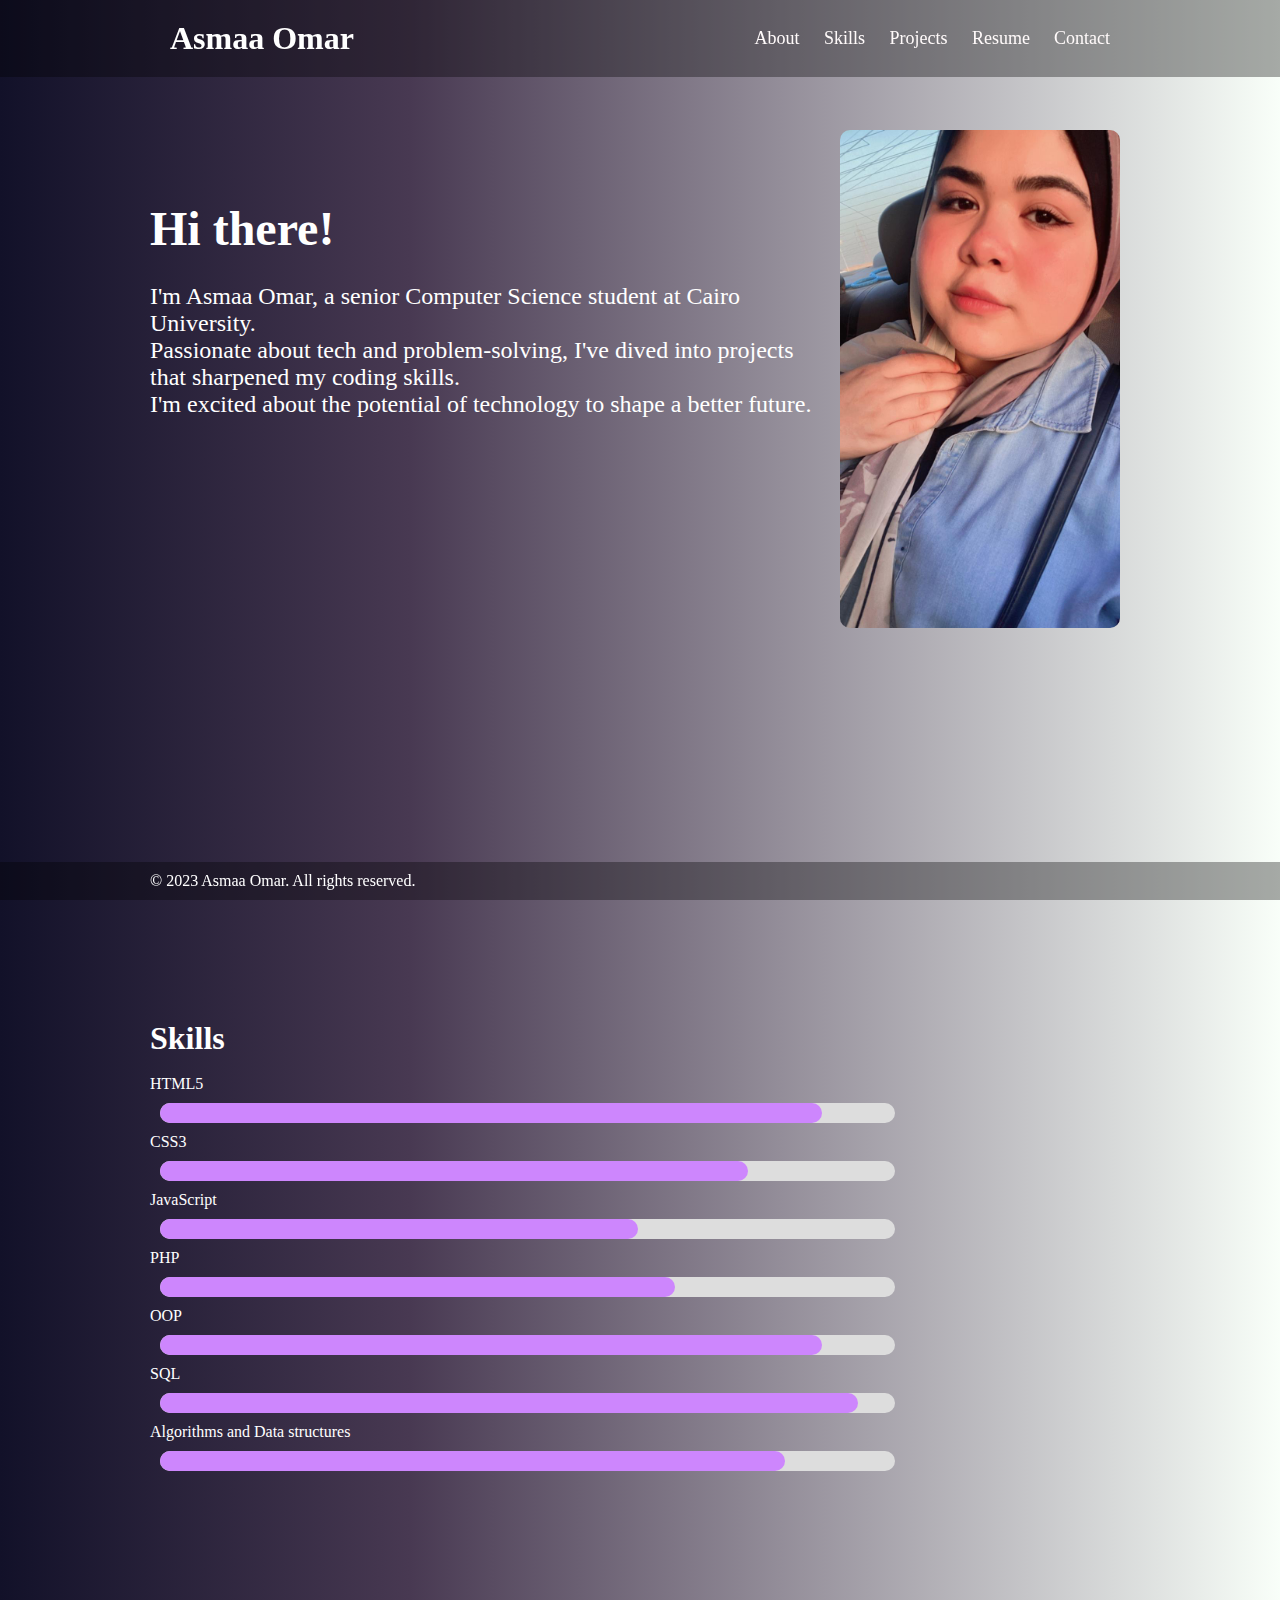
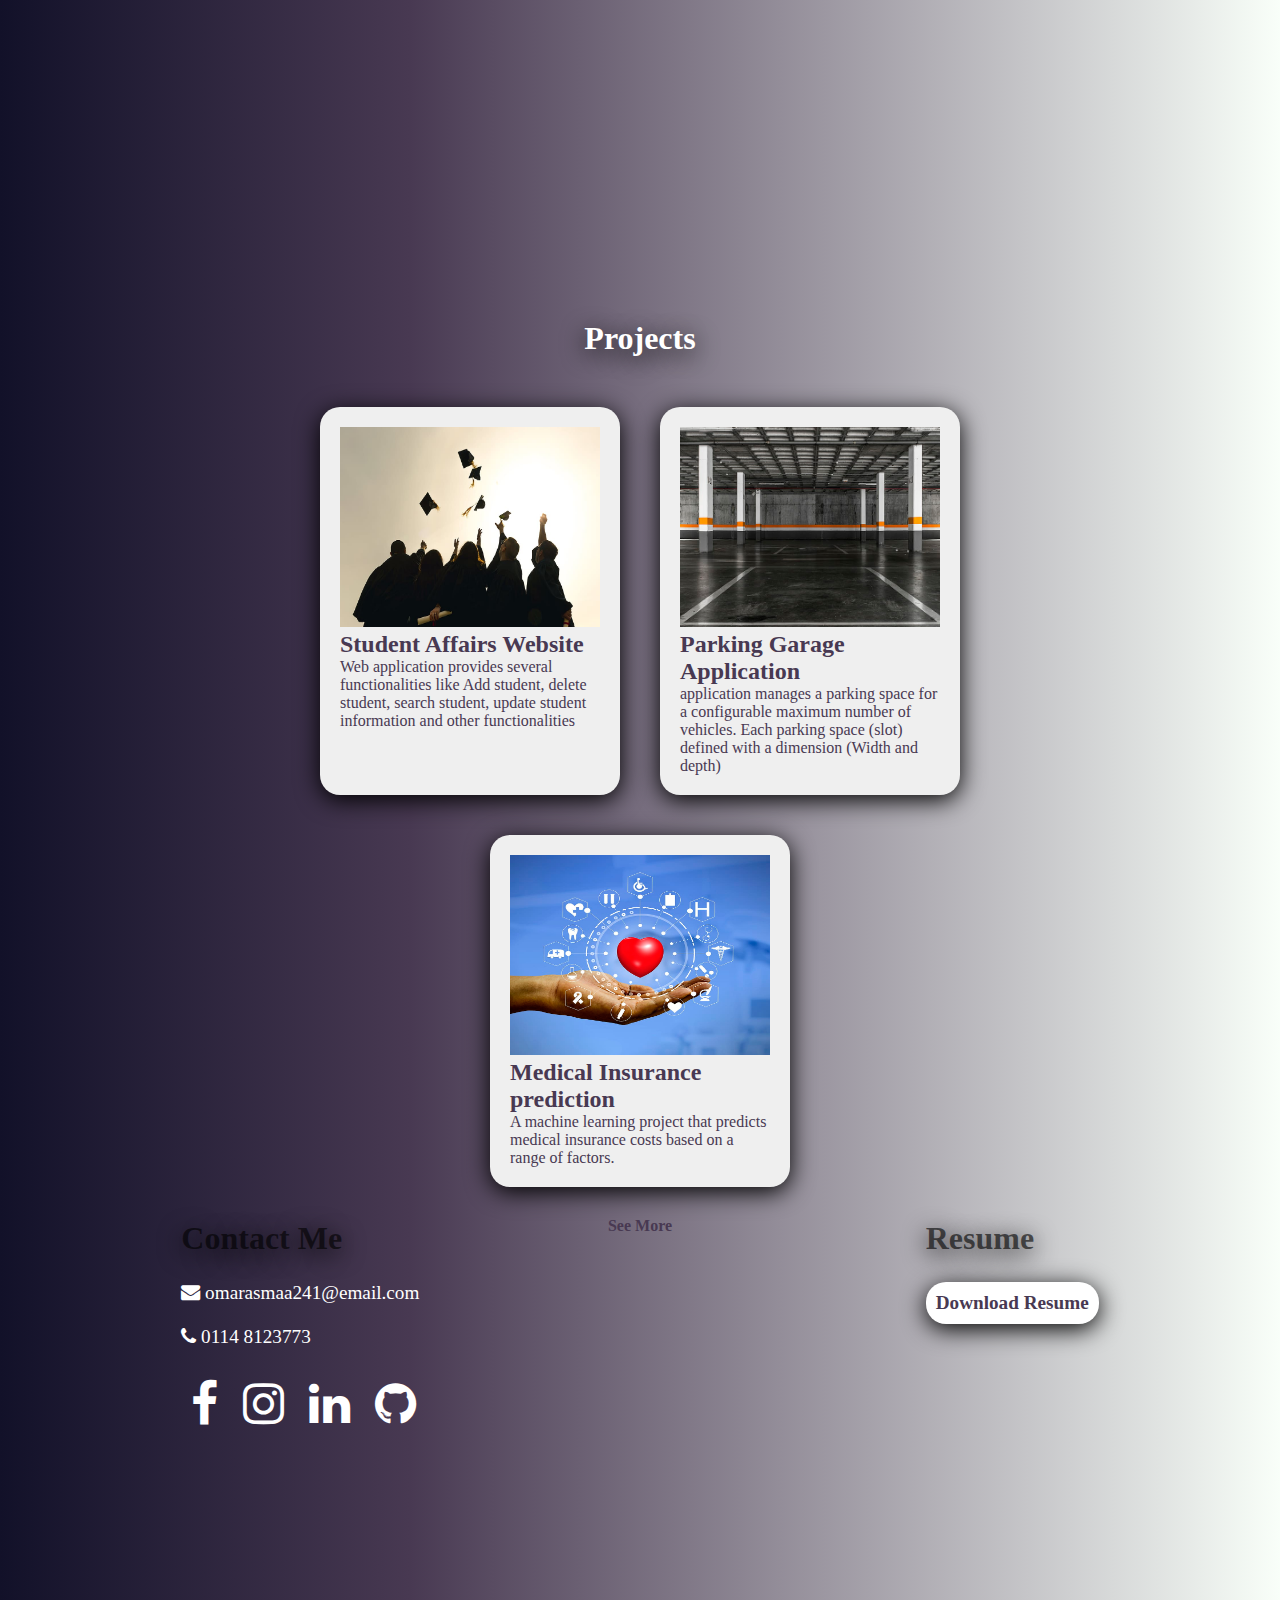
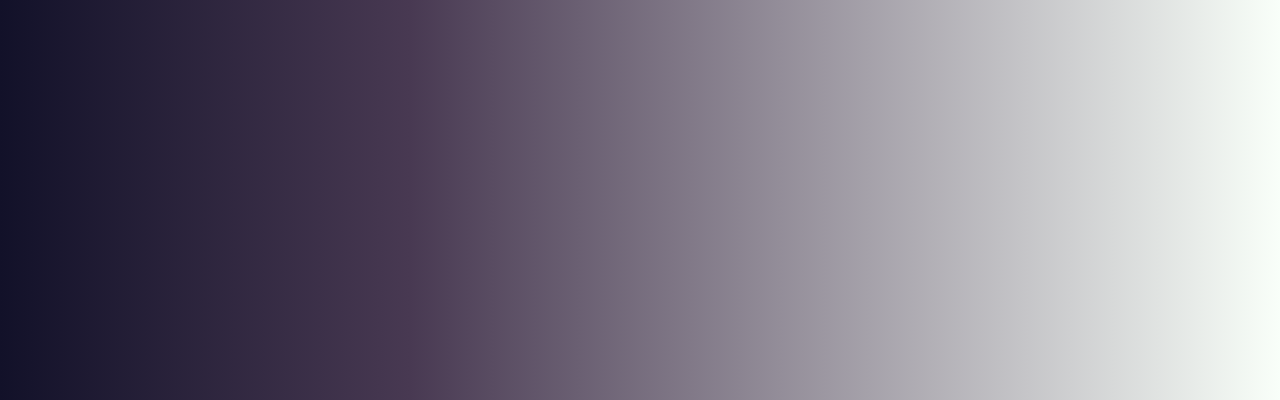
<file: Task2_portfolio/index.html>
<!DOCTYPE html>
<html lang="en">
<head>
    <meta charset="UTF-8">
    <meta name="viewport" content="width=device-width, initial-scale=1.0">
    <link rel="stylesheet" href="https://cdnjs.cloudflare.com/ajax/libs/font-awesome/4.7.0/css/font-awesome.min.css">
    <link rel="stylesheet" href="style.css">
    <title>Asmaa Omar </title>
</head>
<body>
    <header>
        <p class="name">Asmaa Omar </p>
        <nav class="navigation_bar">
            <a href="#about">About </a>
            <a href="#skills">Skills </a>
            <a href="#projects">Projects </a>
            <a href ="#resume"> Resume</a>
            <a href="#resume">Contact</a>
        </nav>
    </header>


     <section id="about">
    <div class="" >
        <div class="aboutcontent">
            <img src="profilep.jpg" class="img"><br>
            <br>
            <p class="aboutcontent"> <br><h1>Hi there! </h1> <br>
            I'm Asmaa Omar, a senior Computer Science student at Cairo University.
            <br>Passionate about tech and problem-solving, I've dived into projects that sharpened my coding skills.
            <br>I'm excited about the potential of technology to shape a better future.
            </p>
        </div>
    </div>
    </section>

    <section id="skills">
        <div class="skills-container">
            <h1>Skills</h1><br>

                <p>HTML5</p>
                <div class="container">
                <div class="skills html"></div>
                </div>

                <p>CSS3</p>
                <div class="container">
                <div class="skills css"></div>
                </div>

                <p>JavaScript</p>
                <div class="container">
                <div class="skills js"></div>
                </div>

                <p>PHP</p>
                <div class="container">
                <div class="skills php"></div>
                </div>

                <p>OOP</p>
                <div class="container">
                <div class="skills oop"></div>
                </div>

                <p>SQL</p>
                <div class="container">
                <div class="skills sql"></div>
                </div>

                <p>Algorithms and Data structures</p>
                <div class="container">
                <div class="skills ds"></div>
                </div>
        </div>
    </section>
    
    <section class="cards" id="projects">
    <h1 class="stitle"> Projects </h1>
    <div class="projects-container">
        <div class="project">
           <img src="studentaffairs.jpg" width="260" height="200" alt="project 1">
           <h2>Student Affairs Website</h2>
           <p>Web application provides several functionalities like Add student, delete student, search student, update student information and other functionalities</p>
        </div>
        <div class="project">
            <img src="parkingGarage.jpg" width="260" height="200" alt="Service 2">
            <h2>Parking Garage Application</h2>
           <p>application manages a parking space for a configurable maximum number of vehicles. Each parking space (slot) defined with a dimension (Width and depth)</p>
      </div>
        <div class="project">
            <img src="medical insurance.jpg" width="260" height="200" alt="project 3">
            <h2>Medical Insurance prediction</h2>
            <p>A machine learning project that predicts medical insurance costs based on a range of factors. </p>
        </div>
    </div>
    <div class="more"><a href="https://github.com/AsmaaOmarr" target="_blank">See More</a></div>
    </section>

    <section id="resume" >
        <div class="cr">
            <div class="cc">
                <h1 class="conme">Contact Me</h1>
                <p><i class="fa fa-envelope"></i> omarasmaa241@email.com</p>
                <br>
                <p><i class="fa fa-phone"></i> 0114 8123773</p>
                <br>
                <div class="SocialMedia">
                    <i class="fa fa-facebook" style="font-size:48px;"></i>
                    <i class="fa fa-instagram" style="font-size:48px;"></i>
                    <i class="fa fa-linkedin" style="font-size:48px;"></i>
                    <i class="fa fa-github" style="font-size:48px;"></i>
                </div>
                
            </div>
            <div class="rc">
                <h1 class="Rtitle">Resume</h1>
                <div class="resume">
                    <a href="Asmaa Omar Resume.pdf" target="_blank" class="resume-link">Download Resume</a>
                </div>
            </div>
        </div>
    </section>
    <footer>
        <p>&copy; 2023 Asmaa Omar. All rights reserved.</p>
    </footer>

</body>
</html>
</file>
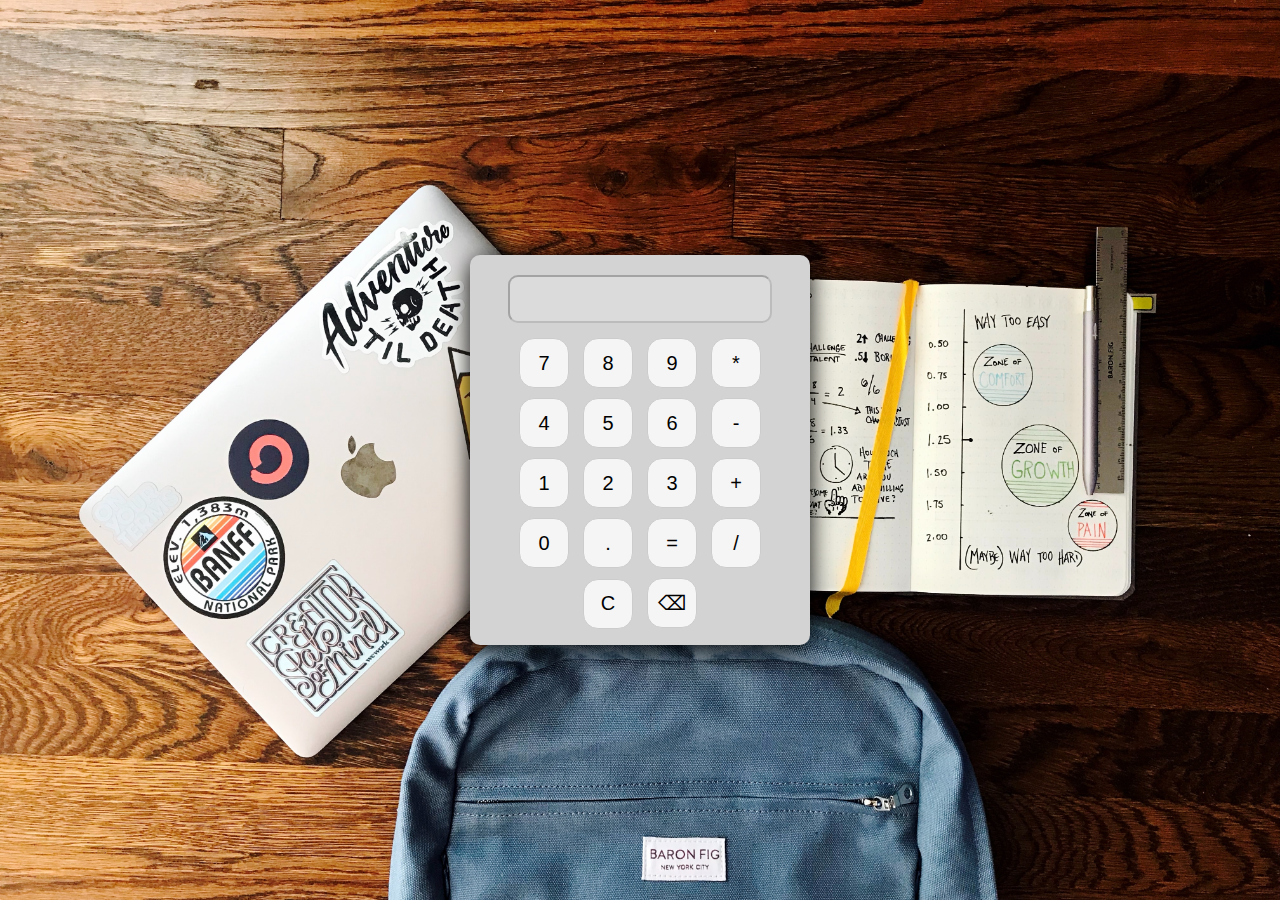
<file: Task3_calculator/index.html>
<!DOCTYPE html>
<html lang="en">
<head>
    <meta charset="UTF-8">
    <meta name="viewport" content="width=device-width, initial-scale=1.0">
    <link rel="stylesheet" href="style.css">
    <title>Calculator</title>
</head>
<body>
    <div class="calculator">
        <input class="input" type="text" id="result" disabled>
        <div class="buttons">
            <button onclick="appendNum('7')">7</button>
            <button onclick="appendNum('8')">8</button>
            <button onclick="appendNum('9')">9</button>
            <button onclick="appendOperator('*')">*</button>
            <button onclick="appendNum('4')">4</button>
            <button onclick="appendNum('5')">5</button>
            <button onclick="appendNum('6')">6</button>
            <button onclick="appendOperator('-')">-</button>
            <button onclick="appendNum('1')">1</button>
            <button onclick="appendNum('2')">2</button>
            <button onclick="appendNum('3')">3</button>
            <button onclick="appendOperator('+')">+</button>
            <button onclick="appendNum('0')">0</button>
            <button onclick="appendNum('.')">.</button>
            <button onclick="calculate()">=</button>
            <button onclick="appendOperator('/')">/</button>
            <button onclick="clearResult()">C</button>
            <button onclick="deleteNum()">&#9003;</button>
        </div>
    </div>
    <script src="script.js"></script>
</body>
</html>
</file>
<file: Task2_portfolio/style.css>
* {
    margin: 0;
    padding: 0;
    box-sizing: border-box;
    scroll-behavior: smooth;
}

body {
    height: 100%;
}

header {
    background-color: #0005;
    width: 100%;
    position: fixed;
    display: flex;
    z-index: 999;
    justify-content: space-between;
    align-items: center;
    padding: 20px 170px;
}

.name {
    text-decoration: none;
    color: rgb(255, 255, 255);
    font-weight: 600;
    font-size: xx-large;
}

.navigation_bar {
    transition: 0.7s all;
}

.navigation_bar a {
    font-size: large;
    text-decoration: none;
    color: rgb(255, 250, 250);
    padding-left: 20px;
}

.navigation_bar a:hover {
    transition: 0.7s ease;
    color: rgb(60, 60, 60);
    font-size: larger;
    font-weight: bold;
}

section {
    padding: 120px 150px;
    height: 100vh;
    background: rgb(18, 17, 41);
    background: linear-gradient(90deg, rgba(18, 17, 41, 1) 0%, rgba(72, 57, 82, 1) 32%, rgba(249, 255, 249, 1) 100%);
}

.img {
    width: 300px;
    float: right;
    border-radius: 20px;
    padding: 10px;
}

.aboutcontent {
    font-size: x-large;
    color: white;
}

#skills {
    color: white;
}

.container {
    margin: 10px;
    height: 20px;
    width: 75%;
    background-color: #ddd;
    border-radius: 10px;
}

.skills {
    padding-top: 10px;
    padding-bottom: 10px;
    color: white;
}

.html {
    width: 90%;
    background-color: #cd86fd;
    border-radius: 10px;
}

.css {
    width: 80%;
    background-color: #cd86fd;
    border-radius: 10px;
}

.js {
    width: 65%;
    background-color: #cd86fd;
    border-radius: 10px;
}

.php {
    width: 70%;
    background-color: #cd86fd;
    border-radius: 10px;
}

.oop {
    width: 90%;
    background-color: #cd86fd;
    border-radius: 10px;
}

.sql {
    width: 95%;
    background-color: #cd86fd;
    border-radius: 10px;
}

.ds {
    width: 85%;
    background-color: #cd86fd;
    border-radius: 10px;
}

.stitle {
    color: white;
    display: flex;
    justify-content: center;
    margin-bottom: 30px;
    text-shadow: 0 5px 25px rgb(1, 1, 1);
}

#projects {
    color: #483952;
}

.projects-container {
    display: flex;
    justify-content: center;
    flex-direction: row;
    flex-wrap: wrap;

}

.project {
    background-color: rgb(239, 239, 239);
    width: 300px;
    box-shadow: 0 5px 25px rgb(1, 1, 1);
    border-radius: 20px;
    padding: 20px;
    margin: 20px;

}

.project:hover {
    transition: 0.7s ease;
    background-color: #0002;
    transform: scale(1.1);
    color: white;
}

.more {
    background-color: white;
    display: flex;
    justify-content: center;
    margin: auto;
    border-radius: 20px;
    padding: 10px;
    width: 100px;
    box-shadow: 0 5px 25px rgb(1, 1, 1);
}

.more a {
    color: #483952;
    text-decoration: none;
    font-weight: bolder;
}

.more:hover {
    transition: 0.7s ease;
    background-color: rgba(0, 0, 0, 0);
    transform: scale(1.1);
    color: white;
}

#resume {
    color: white;
    font-size: larger;
}

.cr {
    display: flex;
    justify-content: center;
    flex-direction: row;
    flex-wrap: wrap;
}

.cc {
    padding-right: 500px;
}

.conme, .Rtitle {
    color: #0009;
    font-size: xx-large;
    margin-bottom: 25px;
    text-shadow: 0 5px 25px rgb(1, 1, 1);
}

.SocialMedia i {
    margin: 10px;
}

.SocialMedia i:hover {
    transition: 0.7s ease;
    color: #0009;
    transform: scale(1.1);
}

.resume {
    background-color: white;
    border-radius: 20px;
    padding: 10px;
    width: auto;
    box-shadow: 0 5px 25px rgb(1, 1, 1);
}

.resume a {
    color: #483952;
    text-decoration: none;
    font-weight: bolder;
}

.resume:hover {
    transition: 0.7s ease;
    background-color: rgba(0, 0, 0, 0);
    transform: scale(1.1);
    color: white;
}

footer {
    color: white;
    text-align: center;
    background-color: #0005;
    display: flex;
    z-index: 999;
    position: fixed;
    left: 0;
    bottom: 0;
    width: 100%;
    z-index: 99;
    padding: 10px 150px;
}
</file>
<file: Task3_calculator/style.css>
body {
    display: flex;
    justify-content: center;
    align-items: center;
    height: 100vh;
    margin: 0;
    background:url("matt-ragland-02z1I7gv4ao-unsplash.jpg");
    background-repeat: no-repeat;
    background-size: cover;
    height: 100vh;
}

.calculator {
    background-color: lightgray;
    border-radius: 10px;
    box-shadow: 0 5px 25px rgb(1,1,1);
    padding: 20px;
    text-align: center;
    width:300px;
    height: 350px;
}

.input {
    width: 80%;
    margin-bottom: 10px;
    padding: 10px;
    font-size: 21px;
    border-radius: 10px;
}

.buttons button {
    width: 50px;
    height: 50px;
    font-size: 20px;
    margin: 5px;
    border: 1px solid #ccc;
    border-radius: 15px;
    background-color: #f5f5f5;
}
.buttons button:hover{
    transition: 0.7s ease;
    background-color:gray;
    transform: scale(1.1);
    font-weight: bold;
}
</file>
